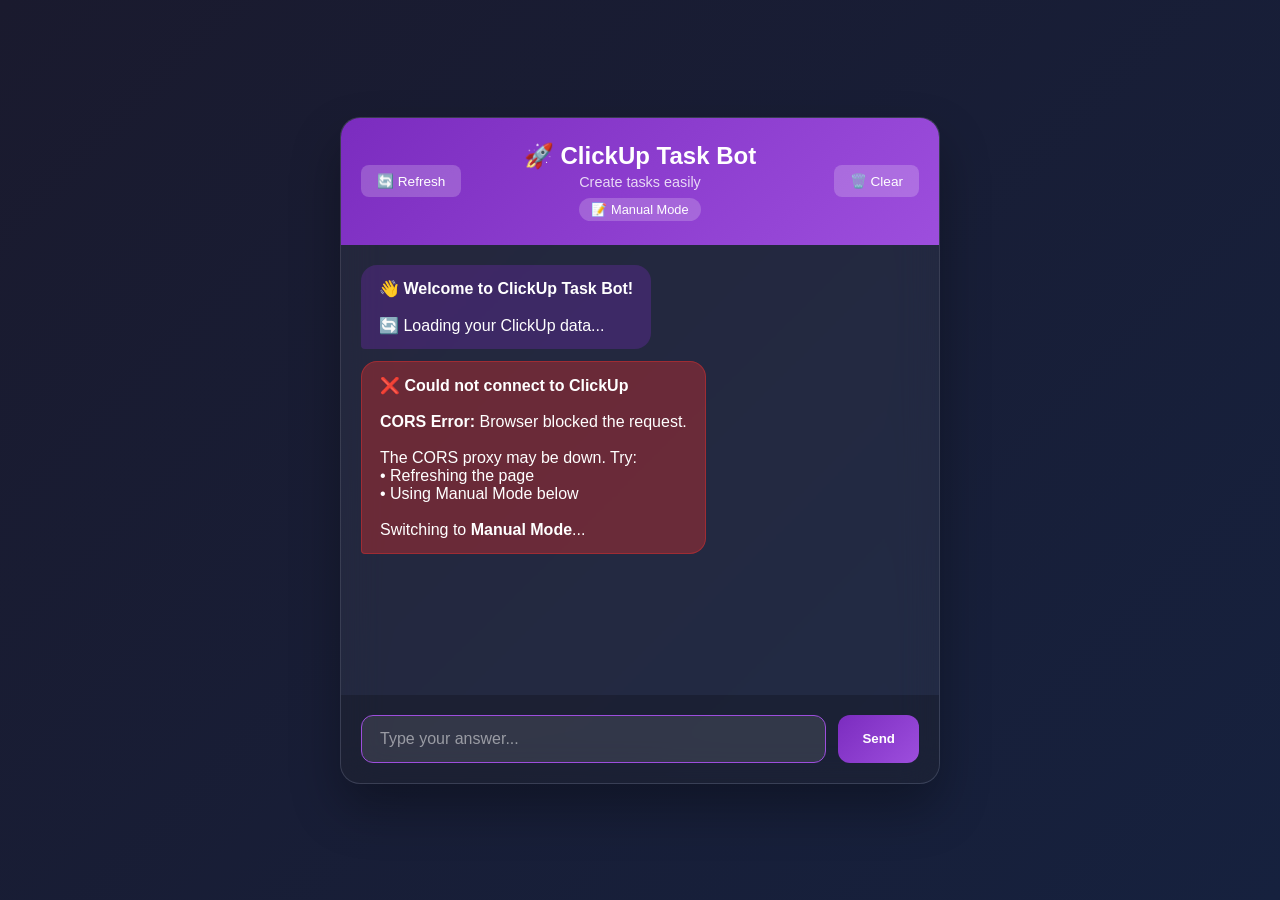
<file: index.html>
<!DOCTYPE html>
<html lang="en">
<head>
    <meta charset="UTF-8">
    <meta name="viewport" content="width=device-width, initial-scale=1.0">
    <title>ClickUp Task Bot</title>
    <style>
        * { margin: 0; padding: 0; box-sizing: border-box; }
        body {
            font-family: 'Segoe UI', sans-serif;
            background: linear-gradient(135deg, #1a1a2e 0%, #16213e 100%);
            min-height: 100vh;
            display: flex;
            justify-content: center;
            align-items: center;
            padding: 20px;
        }
        .chat-container {
            width: 100%;
            max-width: 600px;
            background: rgba(255,255,255,0.05);
            backdrop-filter: blur(20px);
            border-radius: 20px;
            border: 1px solid rgba(255,255,255,0.1);
            overflow: hidden;
            box-shadow: 0 25px 50px rgba(0,0,0,0.3);
        }
        .header {
            background: linear-gradient(135deg, #7b2cbf, #9d4edd);
            padding: 24px;
            text-align: center;
            position: relative;
        }
        .header h1 { color: white; font-size: 1.5rem; }
        .header p { color: rgba(255,255,255,0.8); font-size: 0.9rem; margin-top: 4px; }
        .team-badge {
            display: inline-block;
            background: rgba(255,255,255,0.2);
            padding: 4px 12px;
            border-radius: 20px;
            font-size: 0.8rem;
            margin-top: 8px;
            color: white;
        }
        .clear-btn {
            position: absolute;
            top: 50%;
            right: 20px;
            transform: translateY(-50%);
            background: rgba(255,255,255,0.2);
            border: none;
            color: white;
            padding: 8px 16px;
            border-radius: 8px;
            cursor: pointer;
            font-size: 0.85rem;
            transition: all 0.3s;
        }
        .clear-btn:hover { background: rgba(255,255,255,0.3); }
        .refresh-btn {
            position: absolute;
            top: 50%;
            left: 20px;
            transform: translateY(-50%);
            background: rgba(255,255,255,0.2);
            border: none;
            color: white;
            padding: 8px 16px;
            border-radius: 8px;
            cursor: pointer;
            font-size: 0.85rem;
            transition: all 0.3s;
        }
        .refresh-btn:hover { background: rgba(255,255,255,0.3); }
        .messages {
            height: 450px;
            overflow-y: auto;
            padding: 20px;
            display: flex;
            flex-direction: column;
            gap: 12px;
        }
        .message {
            max-width: 90%;
            padding: 14px 18px;
            border-radius: 16px;
            animation: fadeIn 0.3s ease;
        }
        @keyframes fadeIn {
            from { opacity: 0; transform: translateY(10px); }
            to { opacity: 1; transform: translateY(0); }
        }
        .bot { background: rgba(123,44,191,0.3); color: white; align-self: flex-start; border-bottom-left-radius: 4px; }
        .user { background: rgba(0,217,255,0.2); color: white; align-self: flex-end; border-bottom-right-radius: 4px; }
        .error { background: rgba(214,48,49,0.4) !important; border: 1px solid rgba(214,48,49,0.5); }
        .success { background: rgba(0,184,148,0.4) !important; border: 1px solid rgba(0,184,148,0.5); }
        .input-area {
            padding: 20px;
            background: rgba(0,0,0,0.2);
            display: flex;
            gap: 12px;
        }
        .input-area input {
            flex: 1;
            padding: 14px 18px;
            border: 1px solid rgba(255,255,255,0.2);
            border-radius: 12px;
            background: rgba(255,255,255,0.1);
            color: white;
            font-size: 1rem;
            outline: none;
        }
        .input-area input:focus { border-color: #9d4edd; }
        .input-area input::placeholder { color: rgba(255,255,255,0.5); }
        .input-area button {
            padding: 14px 24px;
            background: linear-gradient(135deg, #7b2cbf, #9d4edd);
            color: white;
            border: none;
            border-radius: 12px;
            font-weight: 600;
            cursor: pointer;
            transition: all 0.3s;
        }
        .input-area button:hover { box-shadow: 0 5px 20px rgba(157,78,221,0.4); }
        .input-area button:disabled { opacity: 0.5; cursor: not-allowed; }
        .summary-box {
            background: rgba(0,0,0,0.4);
            border-radius: 12px;
            padding: 16px;
            margin-top: 12px;
            border: 1px solid rgba(255,255,255,0.1);
        }
        .summary-box p {
            margin: 8px 0;
            font-size: 0.95rem;
        }
        .summary-box strong { color: #00d9ff; }
        .action-buttons {
            display: flex;
            gap: 10px;
            margin-top: 16px;
            flex-wrap: wrap;
        }
        .action-btn {
            padding: 12px 20px;
            border: none;
            border-radius: 10px;
            font-weight: 600;
            cursor: pointer;
            font-size: 0.9rem;
            transition: all 0.3s;
        }
        .btn-submit {
            background: linear-gradient(135deg, #00b894, #00cec9);
            color: white;
        }
        .btn-submit:hover { box-shadow: 0 5px 20px rgba(0,184,148,0.4); transform: translateY(-2px); }
        .btn-edit {
            background: linear-gradient(135deg, #fdcb6e, #e17055);
            color: white;
        }
        .btn-edit:hover { box-shadow: 0 5px 20px rgba(225,112,85,0.4); transform: translateY(-2px); }
        .btn-cancel {
            background: rgba(255,255,255,0.1);
            color: white;
            border: 1px solid rgba(255,255,255,0.2);
        }
        .btn-cancel:hover { background: rgba(255,255,255,0.2); }
        
        /* Option buttons for selecting from ClickUp data */
        .option-grid {
            display: flex;
            flex-wrap: wrap;
            gap: 8px;
            margin-top: 12px;
        }
        .option-btn {
            padding: 10px 16px;
            background: linear-gradient(135deg, rgba(123,44,191,0.4), rgba(157,78,221,0.4));
            border: 1px solid rgba(157,78,221,0.5);
            color: white;
            border-radius: 10px;
            font-size: 0.9rem;
            cursor: pointer;
            transition: all 0.3s;
        }
        .option-btn:hover {
            background: linear-gradient(135deg, rgba(123,44,191,0.7), rgba(157,78,221,0.7));
            transform: translateY(-2px);
            box-shadow: 0 5px 15px rgba(157,78,221,0.3);
        }
        .option-btn.space { 
            background: linear-gradient(135deg, rgba(0,184,148,0.4), rgba(0,206,201,0.4));
            border-color: rgba(0,184,148,0.5);
        }
        .option-btn.space:hover { 
            background: linear-gradient(135deg, rgba(0,184,148,0.7), rgba(0,206,201,0.7));
            box-shadow: 0 5px 15px rgba(0,184,148,0.3);
        }
        .option-btn.project { 
            background: linear-gradient(135deg, rgba(253,203,110,0.4), rgba(225,112,85,0.4));
            border-color: rgba(253,203,110,0.5);
        }
        .option-btn.project:hover { 
            background: linear-gradient(135deg, rgba(253,203,110,0.7), rgba(225,112,85,0.7));
            box-shadow: 0 5px 15px rgba(253,203,110,0.3);
        }
        .option-btn.member { 
            background: linear-gradient(135deg, rgba(116,185,255,0.4), rgba(9,132,227,0.4));
            border-color: rgba(116,185,255,0.5);
        }
        .option-btn.member:hover { 
            background: linear-gradient(135deg, rgba(116,185,255,0.7), rgba(9,132,227,0.7));
            box-shadow: 0 5px 15px rgba(116,185,255,0.3);
        }
        .option-btn.skip {
            background: rgba(255,255,255,0.1);
            border-color: rgba(255,255,255,0.2);
        }
        .option-btn.skip:hover {
            background: rgba(255,255,255,0.2);
        }
        
        .edit-options {
            display: flex;
            flex-wrap: wrap;
            gap: 8px;
            margin-top: 12px;
        }
        .edit-field-btn {
            padding: 8px 14px;
            background: rgba(255,255,255,0.1);
            border: 1px solid rgba(255,255,255,0.2);
            color: white;
            border-radius: 8px;
            font-size: 0.85rem;
            cursor: pointer;
            transition: all 0.3s;
        }
        .edit-field-btn:hover { background: rgba(157,78,221,0.3); border-color: #9d4edd; }
        .typing { display: flex; gap: 4px; padding: 10px; }
        .typing span {
            width: 8px; height: 8px;
            background: rgba(255,255,255,0.6);
            border-radius: 50%;
            animation: bounce 1.4s infinite;
        }
        .typing span:nth-child(1) { animation-delay: -0.32s; }
        .typing span:nth-child(2) { animation-delay: -0.16s; }
        @keyframes bounce {
            0%, 80%, 100% { transform: scale(0); }
            40% { transform: scale(1); }
        }
        a { color: #00d9ff; }
        
        .loading-overlay {
            position: absolute;
            top: 0;
            left: 0;
            right: 0;
            bottom: 0;
            background: rgba(26,26,46,0.9);
            display: flex;
            flex-direction: column;
            justify-content: center;
            align-items: center;
            z-index: 100;
        }
        .loading-spinner {
            width: 50px;
            height: 50px;
            border: 4px solid rgba(157,78,221,0.3);
            border-top-color: #9d4edd;
            border-radius: 50%;
            animation: spin 1s linear infinite;
        }
        @keyframes spin {
            to { transform: rotate(360deg); }
        }
        .loading-text {
            color: white;
            margin-top: 16px;
            font-size: 1rem;
        }
    </style>
</head>
<body>
    <div class="chat-container" id="chatContainer">
        <div class="header">
            <button class="refresh-btn" onclick="refreshData()">🔄 Refresh</button>
            <h1>🚀 ClickUp Task Bot</h1>
            <p>Create tasks easily</p>
            <div class="team-badge" id="teamBadge">Loading...</div>
            <button class="clear-btn" onclick="clearChat()">🗑️ Clear</button>
        </div>
        <div class="messages" id="messages"></div>
        <div class="input-area">
            <input type="text" id="input" placeholder="Type your answer..." autofocus>
            <button id="sendBtn">Send</button>
        </div>
    </div>

    <script>
        // ========================================
        // CONFIGURATION - ADD YOUR CLICKUP API TOKEN HERE
        // ========================================
        const CLICKUP_API_TOKEN = 'pk_224667406_VEYND0NOKR1SU9IO5IH5FDVBTIERE5EB'; // Your ClickUp API token
        const N8N_WEBHOOK_URL = 'https://n8n.programmx.com/webhook-test/ClickUpData';
        
        // ClickUp API Base URL
        const CLICKUP_API_BASE = 'https://api.clickup.com/api/v2';
        
        // CORS Proxy - Required for browser-based API calls
        // Options: 
        // 1. 'https://corsproxy.io/?' (free, public)
        // 2. 'https://cors-anywhere.herokuapp.com/' (may need activation)
        // 3. '' (empty = no proxy, use for server-side or if CORS not needed)
        const CORS_PROXY = 'https://corsproxy.io/?';
        // ========================================

        const messagesEl = document.getElementById('messages');
        const input = document.getElementById('input');
        const sendBtn = document.getElementById('sendBtn');
        const teamBadge = document.getElementById('teamBadge');
        const chatContainer = document.getElementById('chatContainer');

        // ClickUp Data Cache
        let clickupData = {
            team: null,
            spaces: [],
            projects: {}, // space_id -> projects array
            members: []
        };

        let currentStep = 0;
        let taskData = {};
        let isEditMode = false;
        let editingField = null;
        let awaitingConfirmation = false;
        let awaitingSelection = false;
        let dataLoaded = false;

        const steps = [
            { key: 'space_name', label: 'Space', type: 'select' },
            { key: 'project_name', label: 'Project', type: 'select' },
            { key: 'task_name', label: 'Task Name', type: 'text', question: "What should be the **Task Name**?" },
            { key: 'description', label: 'Description', type: 'text', question: "Enter a **Description** (or type 'skip'):", skippable: true },
            { key: 'start_date', label: 'Start Date', type: 'text', question: "**Start Date**? (YYYY-MM-DD or 'skip')", skippable: true },
            { key: 'end_date', label: 'End Date', type: 'text', question: "**End/Due Date**? (YYYY-MM-DD or 'skip')", skippable: true },
            { key: 'assignee', label: 'Assignee', type: 'select' }
        ];

        function addMessage(content, type = 'bot') {
            const div = document.createElement('div');
            div.className = `message ${type}`;
            if (typeof content === 'string') {
                div.innerHTML = content.replace(/\*\*(.*?)\*\*/g, '<strong>$1</strong>').replace(/\n/g, '<br>');
            } else {
                div.appendChild(content);
            }
            messagesEl.appendChild(div);
            messagesEl.scrollTop = messagesEl.scrollHeight;
        }

        function showTyping() {
            const div = document.createElement('div');
            div.className = 'message bot typing';
            div.id = 'typing';
            div.innerHTML = '<span></span><span></span><span></span>';
            messagesEl.appendChild(div);
            messagesEl.scrollTop = messagesEl.scrollHeight;
        }

        function hideTyping() {
            const typing = document.getElementById('typing');
            if (typing) typing.remove();
        }

        function setInput(enabled, placeholder = 'Type your answer...') {
            input.disabled = !enabled;
            sendBtn.disabled = !enabled;
            input.placeholder = placeholder;
            if (enabled) input.focus();
        }

        function isValidDate(str) {
            if (str.toLowerCase() === 'skip') return true;
            return /^\d{4}-\d{2}-\d{2}$/.test(str);
        }

        function showLoading(text = 'Loading ClickUp data...') {
            const overlay = document.createElement('div');
            overlay.className = 'loading-overlay';
            overlay.id = 'loadingOverlay';
            overlay.innerHTML = `
                <div class="loading-spinner"></div>
                <div class="loading-text">${text}</div>
            `;
            chatContainer.style.position = 'relative';
            chatContainer.appendChild(overlay);
        }

        function hideLoading() {
            const overlay = document.getElementById('loadingOverlay');
            if (overlay) overlay.remove();
        }

        // Helper function to call ClickUp API (with CORS proxy)
        async function clickupAPI(endpoint) {
            const url = CORS_PROXY 
                ? `${CORS_PROXY}${encodeURIComponent(CLICKUP_API_BASE + endpoint)}`
                : `${CLICKUP_API_BASE}${endpoint}`;
            
            const response = await fetch(url, {
                method: 'GET',
                headers: {
                    'Authorization': CLICKUP_API_TOKEN,
                    'Content-Type': 'application/json'
                }
            });
            
            if (!response.ok) {
                const errorText = await response.text();
                throw new Error(`API Error ${response.status}: ${errorText || response.statusText}`);
            }
            
            return await response.json();
        }

        // Fetch ClickUp data directly from ClickUp API
        async function fetchClickUpData(showErrors = true) {
            showLoading('Connecting to ClickUp...');
            
            try {
                // Step 1: Get Teams
                const teamsData = await clickupAPI('/team');
                const teams = teamsData.teams || [];
                
                if (teams.length === 0) {
                    throw new Error('No teams/workspaces found');
                }
                
                // Use first team or find specific one
                const team = teams.find(t => t.name.includes('Abdullah')) || teams[0];
                clickupData.team = { id: team.id, name: team.name };
                
                // Extract members from team
                clickupData.members = team.members.map(m => ({
                    id: m.user.id,
                    username: m.user.username,
                    email: m.user.email
                }));
                
                teamBadge.textContent = `🏢 ${team.name}`;
                
                // Step 2: Get Spaces (include all non-archived spaces)
                const spacesData = await clickupAPI(`/team/${team.id}/space?archived=false`);
                clickupData.spaces = (spacesData.spaces || []).map(s => ({
                    id: s.id,
                    name: s.name
                }));
                
                console.log('Fetched spaces:', clickupData.spaces);
                
                // Step 3: Get Lists (Projects) for each Space
                clickupData.projects = {};
                
                for (const space of clickupData.spaces) {
                    try {
                        const listsData = await clickupAPI(`/space/${space.id}/list`);
                        clickupData.projects[space.id] = (listsData.lists || []).map(l => ({
                            id: l.id,
                            name: l.name
                        }));
                    } catch (e) {
                        // Try getting folderless lists
                        clickupData.projects[space.id] = [];
                    }
                }
                
                // Also get lists from folders
                for (const space of clickupData.spaces) {
                    try {
                        const foldersData = await clickupAPI(`/space/${space.id}/folder`);
                        for (const folder of (foldersData.folders || [])) {
                            const folderLists = (folder.lists || []).map(l => ({
                                id: l.id,
                                name: `${folder.name} / ${l.name}`
                            }));
                            clickupData.projects[space.id] = [
                                ...clickupData.projects[space.id],
                                ...folderLists
                            ];
                        }
                    } catch (e) {
                        // Folders not available
                    }
                }
                
                dataLoaded = true;
                hideLoading();
                
                // Show success summary
                const spaceCount = clickupData.spaces.length;
                const projectCount = Object.values(clickupData.projects).flat().length;
                const memberCount = clickupData.members.length;
                
                addMessage(`✅ **ClickUp Connected!**\n\n📊 **${team.name}**\n• ${spaceCount} Spaces\n• ${projectCount} Projects/Lists\n• ${memberCount} Members\n\n**Select a Space** to create a task:`);
                showSpaceOptions();
                return true;
                
            } catch (error) {
                hideLoading();
                teamBadge.textContent = '📝 Manual Mode';
                dataLoaded = false;
                
                if (showErrors) {
                    let errorMsg = `❌ **Could not connect to ClickUp**\n\n`;
                    
                    if (error.message.includes('Failed to fetch') || error.message.includes('NetworkError') || error.message.includes('CORS')) {
                        errorMsg += `**CORS Error:** Browser blocked the request.\n\n`;
                        errorMsg += `The CORS proxy may be down. Try:\n`;
                        errorMsg += `• Refreshing the page\n`;
                        errorMsg += `• Using Manual Mode below\n\n`;
                    } else if (error.message.includes('401') || error.message.includes('Unauthorized')) {
                        errorMsg += `**Invalid API Token:** Please check your ClickUp API token.\n\n`;
                    } else {
                        errorMsg += `**Error:** ${error.message}\n\n`;
                    }
                    
                    errorMsg += `Switching to **Manual Mode**...`;
                    addMessage(errorMsg, 'bot error');
                }
                
                setTimeout(() => startConversationManual(), 800);
                return false;
            }
        }

        function refreshData() {
            messagesEl.innerHTML = '';
            currentStep = 0;
            taskData = {};
            isEditMode = false;
            editingField = null;
            awaitingConfirmation = false;
            awaitingSelection = false;
            
            addMessage("🔄 **Loading ClickUp data...**");
            fetchClickUpData(true);
        }

        function startConversation() {
            addMessage("👋 Hi! Let's create a ClickUp task.\n\n**Select a Space** to begin:");
            showSpaceOptions();
        }

        function startConversationManual() {
            addMessage("📝 **Manual Mode**\n\nType your **Space** name to begin:");
            setInput(true, 'Type space name...');
            currentStep = 0;
        }

        function showSpaceOptions() {
            awaitingSelection = true;
            setInput(false, 'Select from options above...');
            
            const container = document.createElement('div');
            let html = '<div class="option-grid">';
            
            if (clickupData.spaces.length > 0) {
                clickupData.spaces.forEach(space => {
                    html += `<button class="option-btn space" onclick="selectSpace('${space.id}', '${escapeHtml(space.name)}')">${space.name}</button>`;
                });
            } else {
                html += '<p>No spaces found</p>';
            }
            
            html += '</div>';
            container.innerHTML = html;
            addMessage(container);
        }

        function selectSpace(spaceId, spaceName) {
            awaitingSelection = false;
            addMessage(spaceName, 'user');
            taskData.space_name = spaceName;
            taskData.space_id = spaceId;
            currentStep = 1;
            
            showTyping();
            setTimeout(() => {
                hideTyping();
                showProjectOptions(spaceId);
            }, 400);
        }

        function showProjectOptions(spaceId) {
            addMessage("Great! **Select a Project/List**:");
            awaitingSelection = true;
            setInput(false, 'Select from options above...');
            
            const container = document.createElement('div');
            let html = '<div class="option-grid">';
            
            const projects = clickupData.projects[spaceId] || [];
            
            if (projects.length > 0) {
                projects.forEach(project => {
                    html += `<button class="option-btn project" onclick="selectProject('${project.id}', '${escapeHtml(project.name)}')">${project.name}</button>`;
                });
            } else {
                html += '<p>No projects found in this space. Type project name manually.</p>';
                setInput(true, 'Type project name...');
                awaitingSelection = false;
            }
            
            html += '</div>';
            container.innerHTML = html;
            addMessage(container);
        }

        function selectProject(projectId, projectName) {
            awaitingSelection = false;
            addMessage(projectName, 'user');
            taskData.project_name = projectName;
            taskData.project_id = projectId;
            currentStep = 2;
            
            showTyping();
            setTimeout(() => {
                hideTyping();
                askTaskName();
            }, 400);
        }

        function askTaskName() {
            addMessage("What should be the **Task Name**?");
            setInput(true, 'Enter task name...');
        }

        function showMemberOptions() {
            addMessage("Who should be **Assigned** to this task?");
            awaitingSelection = true;
            setInput(false, 'Select from options above...');
            
            const container = document.createElement('div');
            let html = '<div class="option-grid">';
            
            if (clickupData.members.length > 0) {
                clickupData.members.forEach(member => {
                    const displayName = member.username || member.email;
                    html += `<button class="option-btn member" onclick="selectMember('${member.id}', '${escapeHtml(displayName)}')">${displayName}</button>`;
                });
            }
            
            html += `<button class="option-btn skip" onclick="selectMember(null, 'skip')">⏭️ Skip</button>`;
            html += '</div>';
            container.innerHTML = html;
            addMessage(container);
        }

        function selectMember(memberId, memberName) {
            awaitingSelection = false;
            addMessage(memberName === 'skip' ? 'Skip' : memberName, 'user');
            
            if (memberName !== 'skip') {
                taskData.assignee = memberName;
                taskData.assignee_id = memberId;
            } else {
                taskData.assignee = null;
            }
            
            currentStep = 7;
            
            showTyping();
            setTimeout(() => {
                hideTyping();
                showSummary();
            }, 400);
        }

        function escapeHtml(text) {
            return text.replace(/'/g, "\\'").replace(/"/g, '\\"');
        }

        function clearChat() {
            messagesEl.innerHTML = '';
            currentStep = 0;
            taskData = {};
            isEditMode = false;
            editingField = null;
            awaitingConfirmation = false;
            awaitingSelection = false;
            setInput(true);
            
            if (dataLoaded) {
                setTimeout(() => startConversation(), 300);
            } else {
                setTimeout(() => startConversationManual(), 300);
            }
        }

        async function processInput(value) {
            const trimmed = value.trim();
            
            // Ignore if awaiting button selection
            if (awaitingSelection) return;

            // If editing a specific field
            if (isEditMode && editingField) {
                handleEditInput(trimmed);
                return;
            }

            const step = steps[currentStep];
            
            if (!step) {
                // Restart conversation
                currentStep = 0;
                taskData = {};
                showTyping();
                setTimeout(() => {
                    hideTyping();
                    if (dataLoaded) {
                        startConversation();
                    } else {
                        startConversationManual();
                    }
                }, 400);
                return;
            }

            // Validate dates
            if ((step.key === 'start_date' || step.key === 'end_date') && !isValidDate(trimmed)) {
                addMessage("❌ Please enter date as **YYYY-MM-DD** or type 'skip'", 'bot error');
                return;
            }

            // Store value
            taskData[step.key] = trimmed.toLowerCase() === 'skip' ? null : trimmed;
            currentStep++;

            showTyping();
            setTimeout(() => {
                hideTyping();
                askNextQuestion();
            }, 400);
        }

        function handleEditInput(trimmed) {
            const step = steps.find(s => s.key === editingField);
            
            // Validate dates
            if ((editingField === 'start_date' || editingField === 'end_date') && !isValidDate(trimmed)) {
                addMessage("❌ Please enter date as **YYYY-MM-DD** or type 'skip'", 'bot error');
                return;
            }
            
            taskData[editingField] = trimmed.toLowerCase() === 'skip' ? null : trimmed;
            isEditMode = false;
            editingField = null;
            
            addMessage(`✅ **${step.label}** updated to: **${trimmed}**`);
            setTimeout(() => showSummary(), 500);
        }

        function askNextQuestion() {
            if (currentStep >= steps.length) {
                showSummary();
                return;
            }

            const step = steps[currentStep];
            
            if (step.type === 'select') {
                if (step.key === 'space_name' && dataLoaded) {
                    addMessage("**Select a Space**:");
                    showSpaceOptions();
                } else if (step.key === 'project_name' && dataLoaded) {
                    showProjectOptions(taskData.space_id);
                } else if (step.key === 'assignee' && dataLoaded) {
                    showMemberOptions();
                } else {
                    // Fallback to text input
                    addMessage(step.question || `Enter **${step.label}**:`);
                    setInput(true, `Enter ${step.label}...`);
                }
            } else {
                addMessage(step.question);
                setInput(true, `Enter ${step.label}...`);
            }
        }

        function showSummary() {
            awaitingConfirmation = true;
            awaitingSelection = false;
            setInput(false, 'Use buttons below...');

            const container = document.createElement('div');
            container.innerHTML = `
                <p>📋 <strong>Review your task details:</strong></p>
                <div class="summary-box">
                    <p><strong>Space:</strong> ${taskData.space_name || 'Not set'}</p>
                    <p><strong>Project:</strong> ${taskData.project_name || 'Not set'}</p>
                    <p><strong>Task Name:</strong> ${taskData.task_name || 'Not set'}</p>
                    <p><strong>Description:</strong> ${taskData.description || 'None'}</p>
                    <p><strong>Start Date:</strong> ${taskData.start_date || 'None'}</p>
                    <p><strong>End Date:</strong> ${taskData.end_date || 'None'}</p>
                    <p><strong>Assignee:</strong> ${taskData.assignee || 'None'}</p>
                </div>
                <div class="action-buttons">
                    <button class="action-btn btn-submit" onclick="confirmSubmit()">✅ Submit</button>
                    <button class="action-btn btn-edit" onclick="showEditOptions()">✏️ Edit</button>
                    <button class="action-btn btn-cancel" onclick="cancelTask()">❌ Cancel</button>
                </div>
            `;
            addMessage(container);
        }

        function showEditOptions() {
            const container = document.createElement('div');
            container.innerHTML = `
                <p>Which field do you want to edit?</p>
                <div class="edit-options">
                    ${steps.map(s => `
                        <button class="edit-field-btn" onclick="editField('${s.key}')">${s.label}</button>
                    `).join('')}
                </div>
                <div style="margin-top: 12px;">
                    <button class="action-btn btn-cancel" onclick="backToSummary()">← Back</button>
                </div>
            `;
            addMessage(container);
        }

        function editField(fieldKey) {
            isEditMode = true;
            editingField = fieldKey;
            awaitingConfirmation = false;
            
            const step = steps.find(s => s.key === fieldKey);
            const currentValue = taskData[fieldKey] || 'None';
            
            // For select fields, show options
            if (step.type === 'select' && dataLoaded) {
                if (fieldKey === 'space_name') {
                    addMessage(`Current **${step.label}**: ${currentValue}\n\nSelect new value:`);
                    showSpaceOptionsForEdit();
                } else if (fieldKey === 'project_name') {
                    addMessage(`Current **${step.label}**: ${currentValue}\n\nSelect new value:`);
                    showProjectOptionsForEdit();
                } else if (fieldKey === 'assignee') {
                    addMessage(`Current **${step.label}**: ${currentValue}\n\nSelect new value:`);
                    showMemberOptionsForEdit();
                }
            } else {
                addMessage(`Current **${step.label}**: ${currentValue}\n\nEnter new value:`);
                setInput(true, `Enter new ${step.label}...`);
            }
        }

        function showSpaceOptionsForEdit() {
            awaitingSelection = true;
            setInput(false, 'Select from options above...');
            
            const container = document.createElement('div');
            let html = '<div class="option-grid">';
            
            clickupData.spaces.forEach(space => {
                html += `<button class="option-btn space" onclick="selectSpaceEdit('${space.id}', '${escapeHtml(space.name)}')">${space.name}</button>`;
            });
            
            html += `<button class="option-btn skip" onclick="cancelEdit()">← Cancel</button>`;
            html += '</div>';
            container.innerHTML = html;
            addMessage(container);
        }

        function selectSpaceEdit(spaceId, spaceName) {
            awaitingSelection = false;
            isEditMode = false;
            editingField = null;
            addMessage(spaceName, 'user');
            taskData.space_name = spaceName;
            taskData.space_id = spaceId;
            // Reset project since space changed
            taskData.project_name = null;
            taskData.project_id = null;
            
            addMessage(`✅ **Space** updated. Please also select a new **Project**:`);
            showProjectOptionsForEdit();
        }

        function showProjectOptionsForEdit() {
            awaitingSelection = true;
            setInput(false, 'Select from options above...');
            
            const container = document.createElement('div');
            let html = '<div class="option-grid">';
            
            const projects = clickupData.projects[taskData.space_id] || [];
            
            if (projects.length > 0) {
                projects.forEach(project => {
                    html += `<button class="option-btn project" onclick="selectProjectEdit('${project.id}', '${escapeHtml(project.name)}')">${project.name}</button>`;
                });
            } else {
                html += '<p>No projects in this space</p>';
            }
            
            html += `<button class="option-btn skip" onclick="cancelEdit()">← Cancel</button>`;
            html += '</div>';
            container.innerHTML = html;
            addMessage(container);
        }

        function selectProjectEdit(projectId, projectName) {
            awaitingSelection = false;
            isEditMode = false;
            editingField = null;
            addMessage(projectName, 'user');
            taskData.project_name = projectName;
            taskData.project_id = projectId;
            
            addMessage(`✅ **Project** updated to: **${projectName}**`);
            setTimeout(() => showSummary(), 500);
        }

        function showMemberOptionsForEdit() {
            awaitingSelection = true;
            setInput(false, 'Select from options above...');
            
            const container = document.createElement('div');
            let html = '<div class="option-grid">';
            
            clickupData.members.forEach(member => {
                const displayName = member.username || member.email;
                html += `<button class="option-btn member" onclick="selectMemberEdit('${member.id}', '${escapeHtml(displayName)}')">${displayName}</button>`;
            });
            
            html += `<button class="option-btn skip" onclick="selectMemberEdit(null, 'none')">⏭️ No Assignee</button>`;
            html += `<button class="option-btn skip" onclick="cancelEdit()">← Cancel</button>`;
            html += '</div>';
            container.innerHTML = html;
            addMessage(container);
        }

        function selectMemberEdit(memberId, memberName) {
            awaitingSelection = false;
            isEditMode = false;
            editingField = null;
            
            if (memberName !== 'none') {
                addMessage(memberName, 'user');
                taskData.assignee = memberName;
                taskData.assignee_id = memberId;
                addMessage(`✅ **Assignee** updated to: **${memberName}**`);
            } else {
                addMessage('No Assignee', 'user');
                taskData.assignee = null;
                taskData.assignee_id = null;
                addMessage(`✅ **Assignee** removed`);
            }
            
            setTimeout(() => showSummary(), 500);
        }

        function cancelEdit() {
            awaitingSelection = false;
            isEditMode = false;
            editingField = null;
            addMessage("Edit cancelled.");
            setTimeout(() => showSummary(), 300);
        }

        function backToSummary() {
            showSummary();
        }

        function cancelTask() {
            awaitingConfirmation = false;
            awaitingSelection = false;
            addMessage("❌ Task cancelled.\n\nType anything to start again.", 'bot error');
            currentStep = 0;
            taskData = {};
            setInput(true);
        }

        async function confirmSubmit() {
            awaitingConfirmation = false;
            addMessage("⏳ Creating task in ClickUp...");
            setInput(false);

            try {
                // Use CORS proxy for n8n webhook
                const webhookUrl = CORS_PROXY 
                    ? `${CORS_PROXY}${encodeURIComponent(N8N_WEBHOOK_URL)}`
                    : N8N_WEBHOOK_URL;
                
                const response = await fetch(webhookUrl, {
                    method: 'POST',
                    headers: { 'Content-Type': 'application/json' },
                    body: JSON.stringify(taskData)
                });

                // Handle response - might be text or JSON
                const responseText = await response.text();
                let result;
                try {
                    result = JSON.parse(responseText);
                } catch (e) {
                    // If parsing fails, try to extract JSON from the response
                    const jsonMatch = responseText.match(/\{[\s\S]*\}/);
                    if (jsonMatch) {
                        result = JSON.parse(jsonMatch[0]);
                    } else {
                        throw new Error('Invalid response format');
                    }
                }

                if (result.success) {
                    let msg = "✅ **Task Created Successfully!**\n\n";
                    msg += `<div class="summary-box">`;
                    msg += `<p><strong>Task:</strong> ${result.task_name || taskData.task_name}</p>`;
                    msg += `<p><strong>Team:</strong> ${result.team_name || clickupData.team?.name || 'N/A'}</p>`;
                    msg += `<p><strong>Space:</strong> ${result.space_name || taskData.space_name || 'N/A'}</p>`;
                    msg += `<p><strong>Project:</strong> ${result.project_name || result.list_name || taskData.project_name || 'N/A'}</p>`;
                    msg += `<p><strong>Assignee:</strong> ${result.assignee_names || taskData.assignee || 'None'}</p>`;
                    msg += `<p><strong>Start Date:</strong> ${result.start_date || taskData.start_date || 'None'}</p>`;
                    msg += `<p><strong>Due Date:</strong> ${result.due_date || taskData.end_date || 'None'}</p>`;
                    msg += `<p><strong>Status:</strong> ${result.status || 'to do'}</p>`;
                    msg += `</div>`;
                    if (result.task_url) {
                        msg += `<br><a href="${result.task_url}" target="_blank" style="display:inline-block;margin-top:10px;padding:10px 20px;background:linear-gradient(135deg,#7b2cbf,#9d4edd);border-radius:8px;text-decoration:none;color:white;font-weight:bold;">🔗 Open Task in ClickUp</a>`;
                    }
                    msg += "<br><br>Type anything to create another task!";
                    addMessage(msg, 'bot success');
                } else {
                    let errorMsg = `❌ **Error:** ${result.error || result.message || 'Failed to create task'}`;
                    if (result.available) {
                        errorMsg += `\n\n**Available options:**\n${result.available.join(', ')}`;
                    }
                    errorMsg += "\n\nType anything to try again.";
                    addMessage(errorMsg, 'bot error');
                }
                
                currentStep = 0;
                taskData = {};

            } catch (error) {
                // CORS proxy failed, try direct request with no-cors (fire and forget)
                try {
                    await fetch(N8N_WEBHOOK_URL, {
                        method: 'POST',
                        mode: 'no-cors',
                        headers: { 'Content-Type': 'application/json' },
                        body: JSON.stringify(taskData)
                    });
                    
                    // Assume success since n8n workflow is executing
                    let msg = "✅ **Task Request Sent!**\n\n";
                    msg += `<div class="summary-box">`;
                    msg += `<p><strong>Task:</strong> ${taskData.task_name}</p>`;
                    msg += `<p><strong>Team:</strong> ${clickupData.team?.name || 'N/A'}</p>`;
                    msg += `<p><strong>Space:</strong> ${taskData.space_name}</p>`;
                    msg += `<p><strong>Project:</strong> ${taskData.project_name}</p>`;
                    msg += `<p><strong>Assignee:</strong> ${taskData.assignee || 'None'}</p>`;
                    msg += `<p><strong>Start Date:</strong> ${taskData.start_date || 'None'}</p>`;
                    msg += `<p><strong>End Date:</strong> ${taskData.end_date || 'None'}</p>`;
                    msg += `</div>`;
                    msg += `\n✅ Request sent to n8n workflow.`;
                    msg += `\n📌 Check your ClickUp for the new task!`;
                    msg += "\n\nType anything to create another task!";
                    addMessage(msg, 'bot success');
                } catch (e) {
                    addMessage(`❌ **Error:** Could not send request.\n\n${e.message}`, 'bot error');
                }
                
                currentStep = 0;
                taskData = {};
            }

            setInput(true);
        }

        function handleSend() {
            const value = input.value.trim();
            if (!value) return;
            if (awaitingConfirmation || awaitingSelection) return;

            addMessage(value, 'user');
            input.value = '';
            processInput(value);
        }

        sendBtn.addEventListener('click', handleSend);
        input.addEventListener('keypress', e => { if (e.key === 'Enter') handleSend(); });

        // Start - Fetch ClickUp data on load
        setTimeout(() => {
            addMessage("👋 **Welcome to ClickUp Task Bot!**\n\n🔄 Loading your ClickUp data...");
            fetchClickUpData(true);
        }, 300);
    </script>
</body>
</html>
</file>
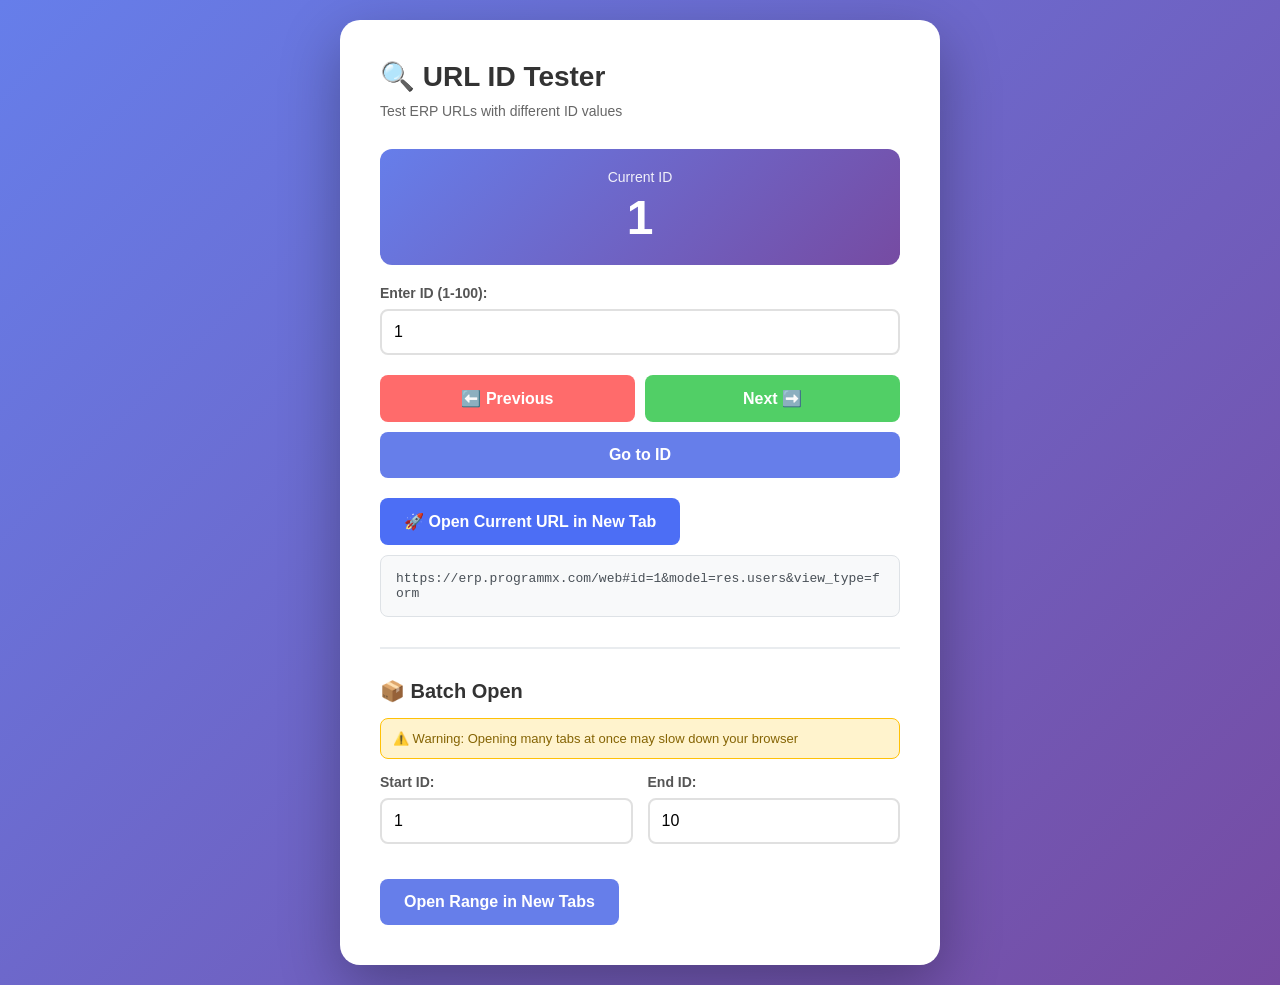
<file: IDs.html>
<!DOCTYPE html>
<html lang="en">
<head>
    <meta charset="UTF-8">
    <meta name="viewport" content="width=device-width, initial-scale=1.0">
    <title>URL ID Tester</title>
    <style>
        * {
            margin: 0;
            padding: 0;
            box-sizing: border-box;
        }
        
        body {
            font-family: 'Segoe UI', Tahoma, Geneva, Verdana, sans-serif;
            background: linear-gradient(135deg, #667eea 0%, #764ba2 100%);
            min-height: 100vh;
            display: flex;
            justify-content: center;
            align-items: center;
            padding: 20px;
        }
        
        .container {
            background: white;
            border-radius: 20px;
            padding: 40px;
            box-shadow: 0 20px 60px rgba(0,0,0,0.3);
            max-width: 600px;
            width: 100%;
        }
        
        h1 {
            color: #333;
            margin-bottom: 10px;
            font-size: 28px;
        }
        
        .subtitle {
            color: #666;
            margin-bottom: 30px;
            font-size: 14px;
        }
        
        .current-id {
            background: linear-gradient(135deg, #667eea 0%, #764ba2 100%);
            color: white;
            padding: 20px;
            border-radius: 12px;
            text-align: center;
            margin-bottom: 20px;
        }
        
        .current-id-label {
            font-size: 14px;
            opacity: 0.9;
            margin-bottom: 5px;
        }
        
        .current-id-number {
            font-size: 48px;
            font-weight: bold;
        }
        
        .input-group {
            margin-bottom: 20px;
        }
        
        label {
            display: block;
            margin-bottom: 8px;
            color: #555;
            font-weight: 600;
            font-size: 14px;
        }
        
        input {
            width: 100%;
            padding: 12px;
            border: 2px solid #e0e0e0;
            border-radius: 8px;
            font-size: 16px;
            transition: border-color 0.3s;
        }
        
        input:focus {
            outline: none;
            border-color: #667eea;
        }
        
        .button-group {
            display: grid;
            grid-template-columns: 1fr 1fr;
            gap: 10px;
            margin-bottom: 20px;
        }
        
        button {
            padding: 14px 24px;
            border: none;
            border-radius: 8px;
            font-size: 16px;
            font-weight: 600;
            cursor: pointer;
            transition: all 0.3s;
            color: white;
        }
        
        .btn-prev {
            background: #ff6b6b;
        }
        
        .btn-prev:hover {
            background: #ee5a52;
            transform: translateY(-2px);
            box-shadow: 0 5px 15px rgba(255,107,107,0.3);
        }
        
        .btn-next {
            background: #51cf66;
        }
        
        .btn-next:hover {
            background: #40c057;
            transform: translateY(-2px);
            box-shadow: 0 5px 15px rgba(81,207,102,0.3);
        }
        
        .btn-go {
            background: #667eea;
            grid-column: span 2;
        }
        
        .btn-go:hover {
            background: #5568d3;
            transform: translateY(-2px);
            box-shadow: 0 5px 15px rgba(102,126,234,0.3);
        }
        
        .btn-open {
            background: #4c6ef5;
            margin-bottom: 10px;
        }
        
        .btn-open:hover {
            background: #3b5bdb;
            transform: translateY(-2px);
            box-shadow: 0 5px 15px rgba(76,110,245,0.3);
        }
        
        button:disabled {
            background: #ccc;
            cursor: not-allowed;
            transform: none;
        }
        
        .url-display {
            background: #f8f9fa;
            padding: 15px;
            border-radius: 8px;
            word-break: break-all;
            font-family: monospace;
            font-size: 13px;
            color: #495057;
            margin-bottom: 20px;
            border: 1px solid #dee2e6;
        }
        
        .range-inputs {
            display: grid;
            grid-template-columns: 1fr 1fr;
            gap: 15px;
            margin-bottom: 15px;
        }
        
        .batch-section {
            margin-top: 30px;
            padding-top: 30px;
            border-top: 2px solid #e9ecef;
        }
        
        .batch-section h2 {
            color: #333;
            margin-bottom: 15px;
            font-size: 20px;
        }
        
        .warning {
            background: #fff3cd;
            border: 1px solid #ffc107;
            padding: 12px;
            border-radius: 8px;
            margin-bottom: 15px;
            font-size: 13px;
            color: #856404;
        }
    </style>
</head>
<body>
    <div class="container">
        <h1>🔍 URL ID Tester</h1>
        <p class="subtitle">Test ERP URLs with different ID values</p>
        
        <div class="current-id">
            <div class="current-id-label">Current ID</div>
            <div class="current-id-number" id="currentIdDisplay">1</div>
        </div>
        
        <div class="input-group">
            <label for="idInput">Enter ID (1-100):</label>
            <input type="number" id="idInput" min="1" max="100" value="1">
        </div>
        
        <div class="button-group">
            <button class="btn-prev" onclick="previousId()">⬅️ Previous</button>
            <button class="btn-next" onclick="nextId()">Next ➡️</button>
            <button class="btn-go" onclick="goToId()">Go to ID</button>
        </div>
        
        <button class="btn-open" onclick="openCurrentUrl()">🚀 Open Current URL in New Tab</button>
        
        <div class="url-display" id="urlDisplay"></div>
        
        <div class="batch-section">
            <h2>📦 Batch Open</h2>
            <div class="warning">
                ⚠️ Warning: Opening many tabs at once may slow down your browser
            </div>
            <div class="range-inputs">
                <div class="input-group">
                    <label for="startId">Start ID:</label>
                    <input type="number" id="startId" min="1" max="100" value="1">
                </div>
                <div class="input-group">
                    <label for="endId">End ID:</label>
                    <input type="number" id="endId" min="1" max="100" value="10">
                </div>
            </div>
            <button class="btn-go" onclick="openBatch()">Open Range in New Tabs</button>
        </div>
    </div>

    <script>
        const baseUrl = 'https://erp.programmx.com/web#id=';
        const urlParams = '&model=res.users&view_type=form';
        let currentId = 1;

        function updateDisplay() {
            document.getElementById('currentIdDisplay').textContent = currentId;
            document.getElementById('idInput').value = currentId;
            const fullUrl = baseUrl + currentId + urlParams;
            document.getElementById('urlDisplay').textContent = fullUrl;
        }

        function previousId() {
            if (currentId > 1) {
                currentId--;
                updateDisplay();
            }
        }

        function nextId() {
            if (currentId < 100) {
                currentId++;
                updateDisplay();
            }
        }

        function goToId() {
            const inputValue = parseInt(document.getElementById('idInput').value);
            if (inputValue >= 1 && inputValue <= 100) {
                currentId = inputValue;
                updateDisplay();
            } else {
                alert('Please enter a valid ID between 1 and 100');
            }
        }

        function openCurrentUrl() {
            const fullUrl = baseUrl + currentId + urlParams;
            window.open(fullUrl, '_blank');
        }

        function openBatch() {
            const start = parseInt(document.getElementById('startId').value);
            const end = parseInt(document.getElementById('endId').value);
            
            if (start < 1 || end > 100 || start > end) {
                alert('Please enter valid range (1-100, start must be less than or equal to end)');
                return;
            }
            
            const count = end - start + 1;
            if (count > 20) {
                if (!confirm(`This will open ${count} tabs. Are you sure?`)) {
                    return;
                }
            }
            
            for (let i = start; i <= end; i++) {
                setTimeout(() => {
                    const fullUrl = baseUrl + i + urlParams;
                    window.open(fullUrl, '_blank');
                }, (i - start) * 500); // Opens one tab every 0.5 seconds
            }
        }

        // Allow Enter key to trigger "Go to ID"
        document.getElementById('idInput').addEventListener('keypress', function(e) {
            if (e.key === 'Enter') {
                goToId();
            }
        });

        // Initialize display
        updateDisplay();
    </script>
</body>
</html>
</file>
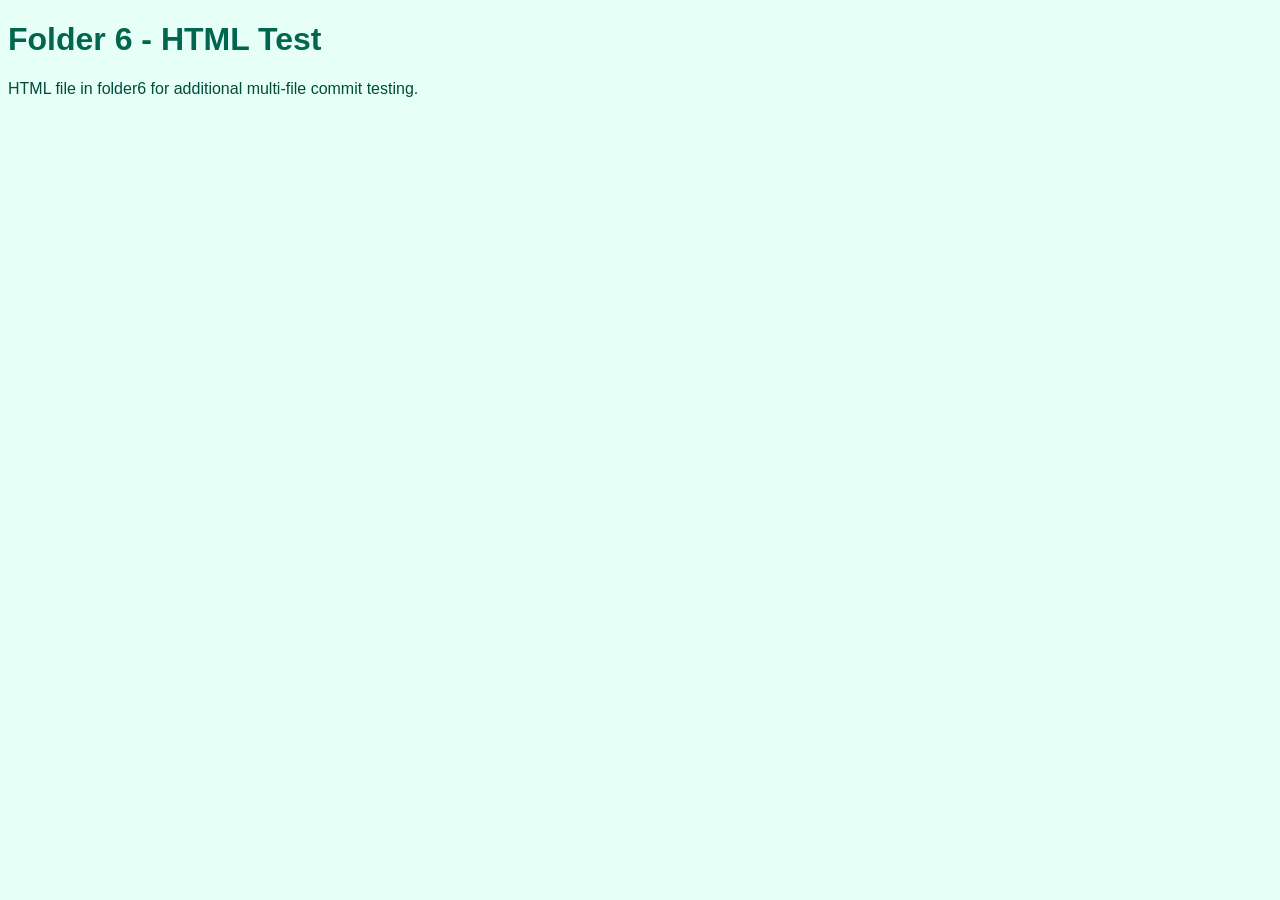
<file: page6.html>
<!DOCTYPE html>
<html lang="en">
<head>
    <meta charset="UTF-8">
    <meta name="viewport" content="width=device-width, initial-scale=1.0">
    <title>Folder 6 Test Page</title>
    <link rel="stylesheet" href="style6.css">
</head>
<body>
    <h1>Folder 6 - HTML Test</h1>
    <p>HTML file in folder6 for additional multi-file commit testing.</p>
    <script src="logic6.js"></script>
</body>
</html>
</file>
<file: style6.css>
/* Folder 6 - CSS test file (style6.css) */
body {
    background-color: #e6fff7;
    font-family: Arial, sans-serif;
}

h1 {
    color: #00664d;
}

p {
    color: #004d3a;
}
</file>
